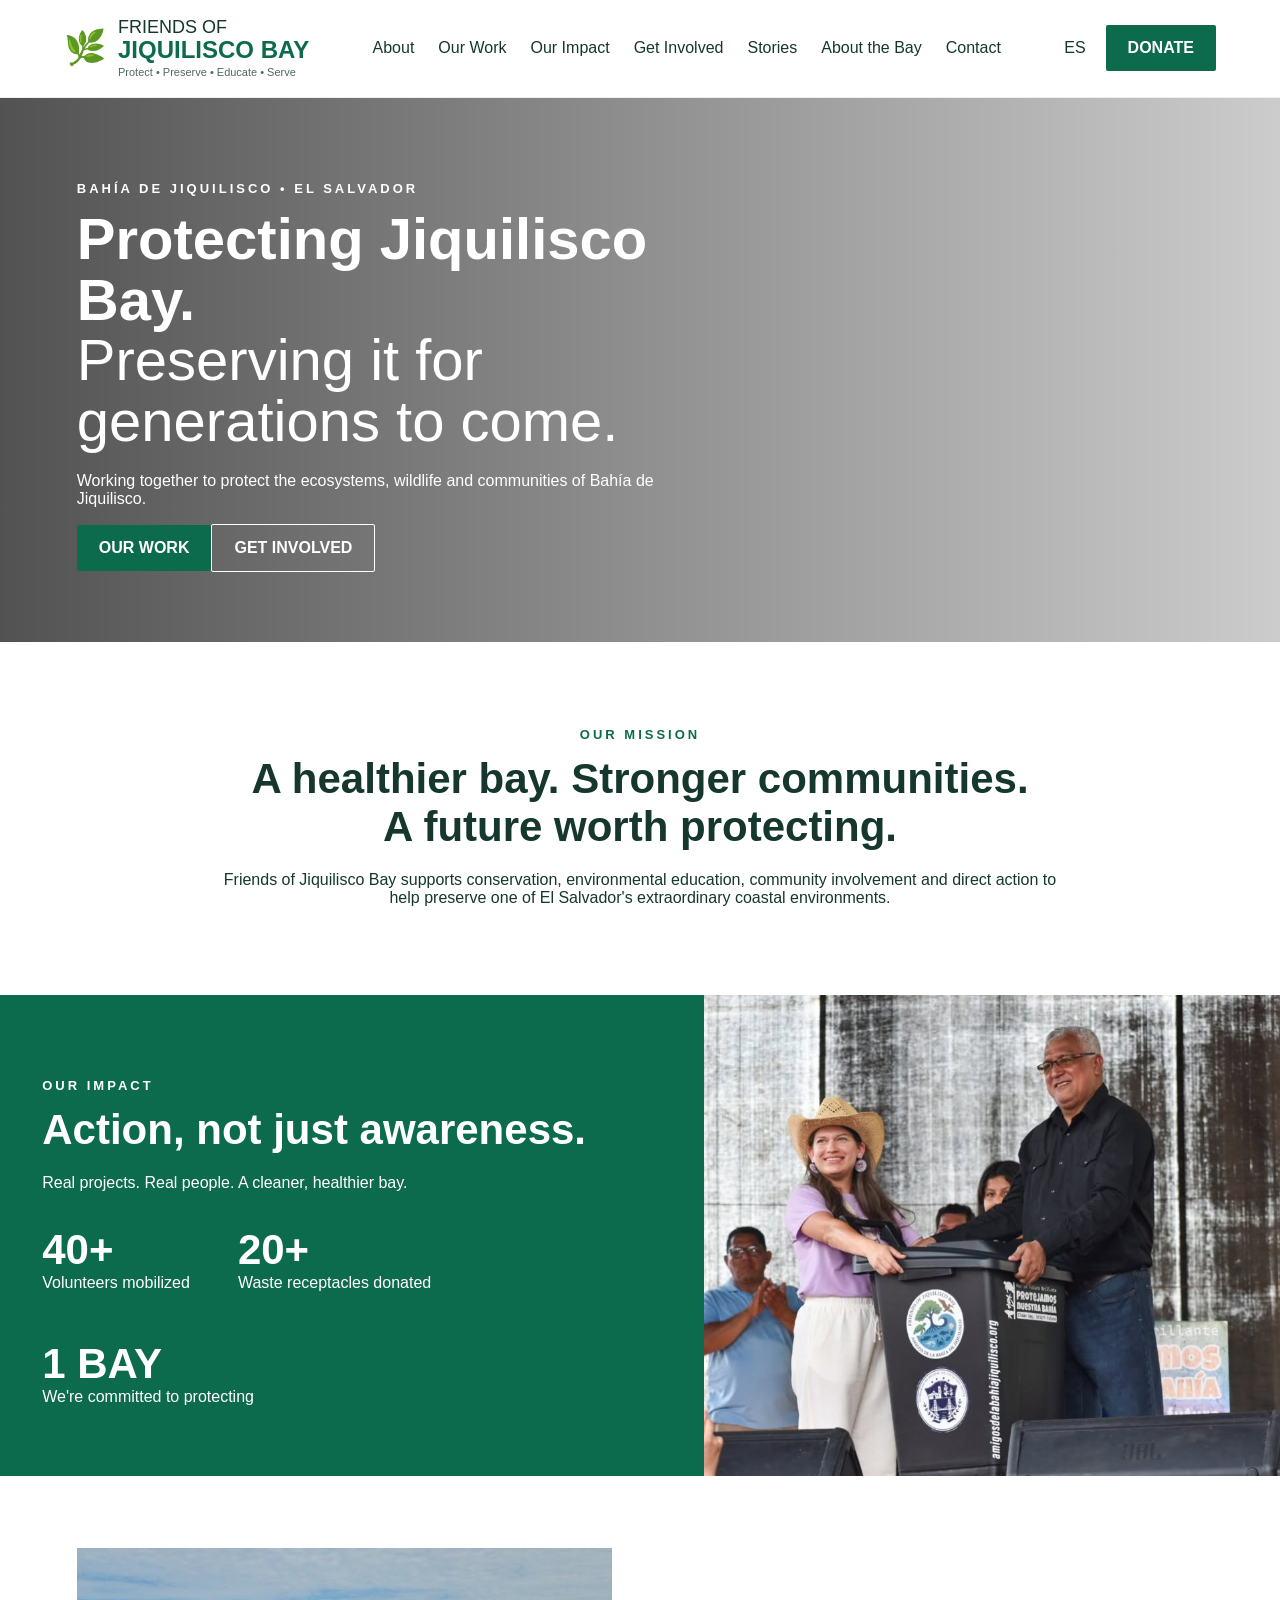
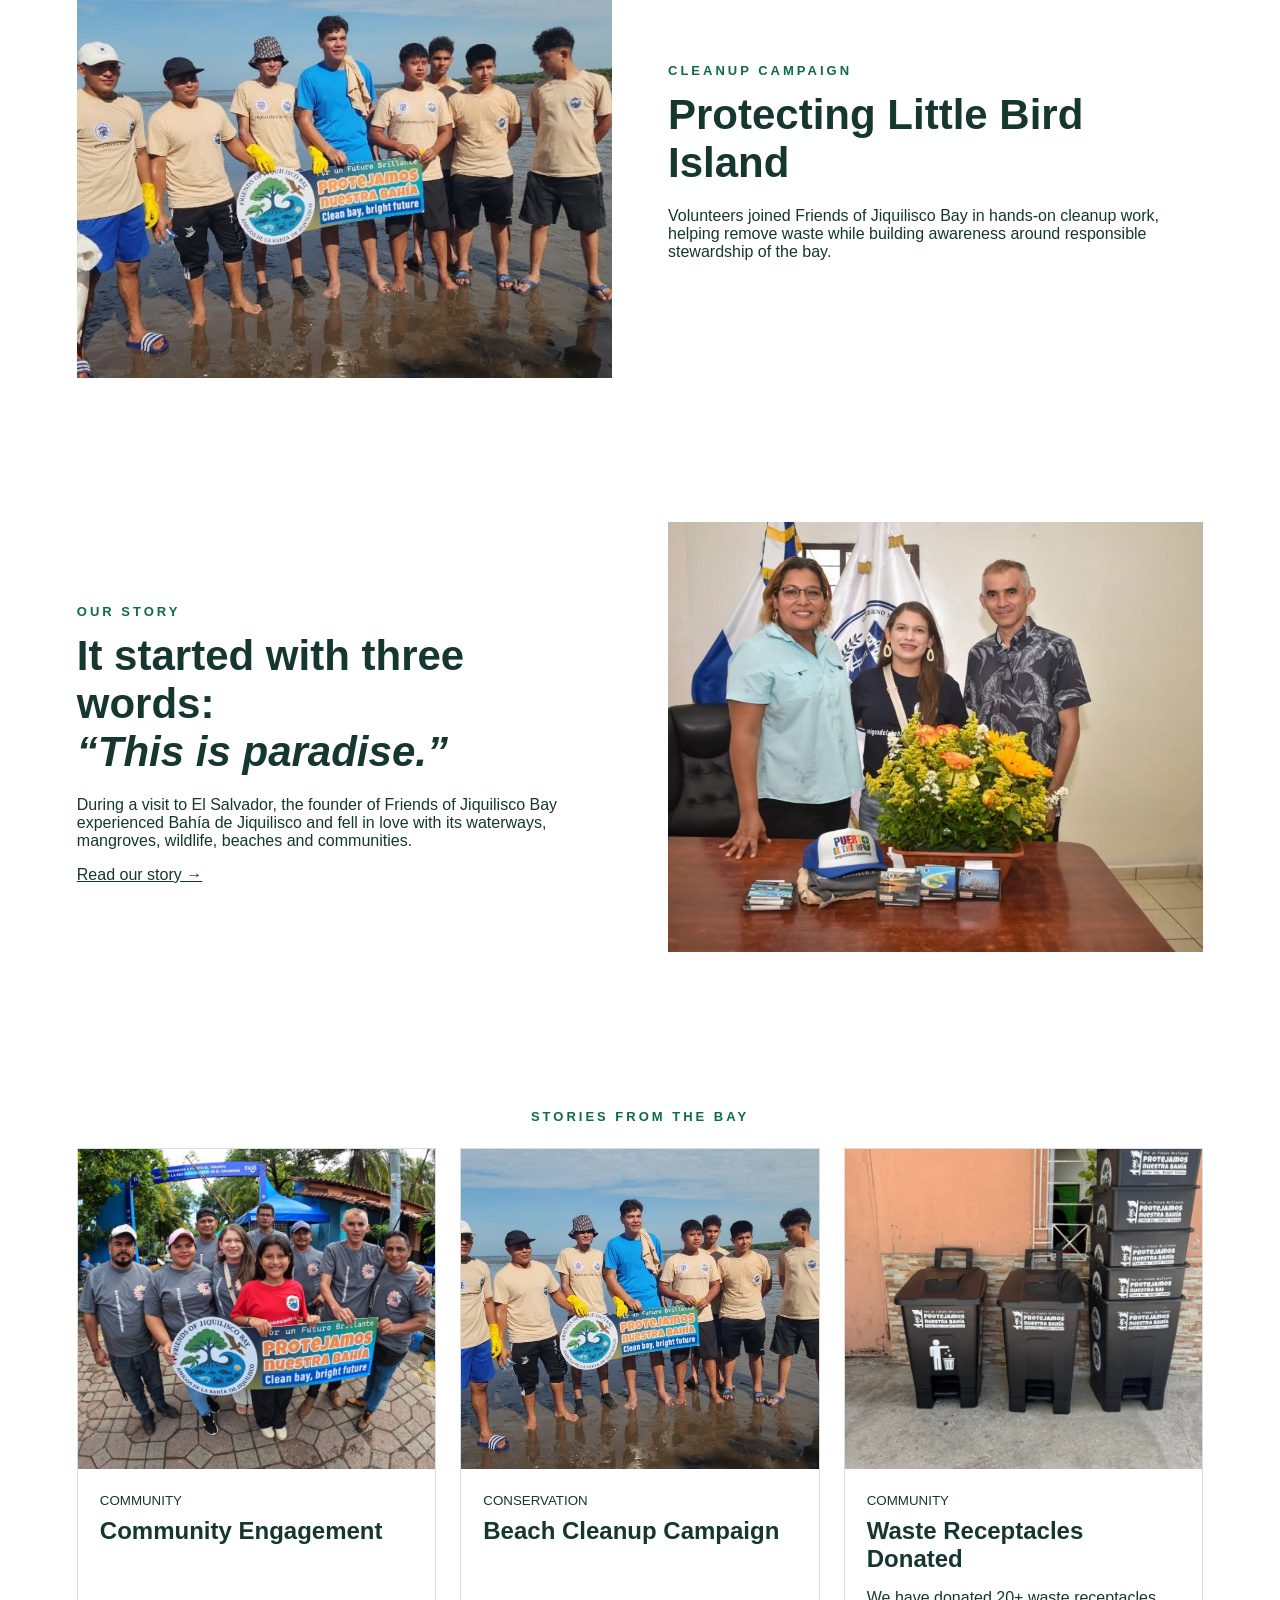
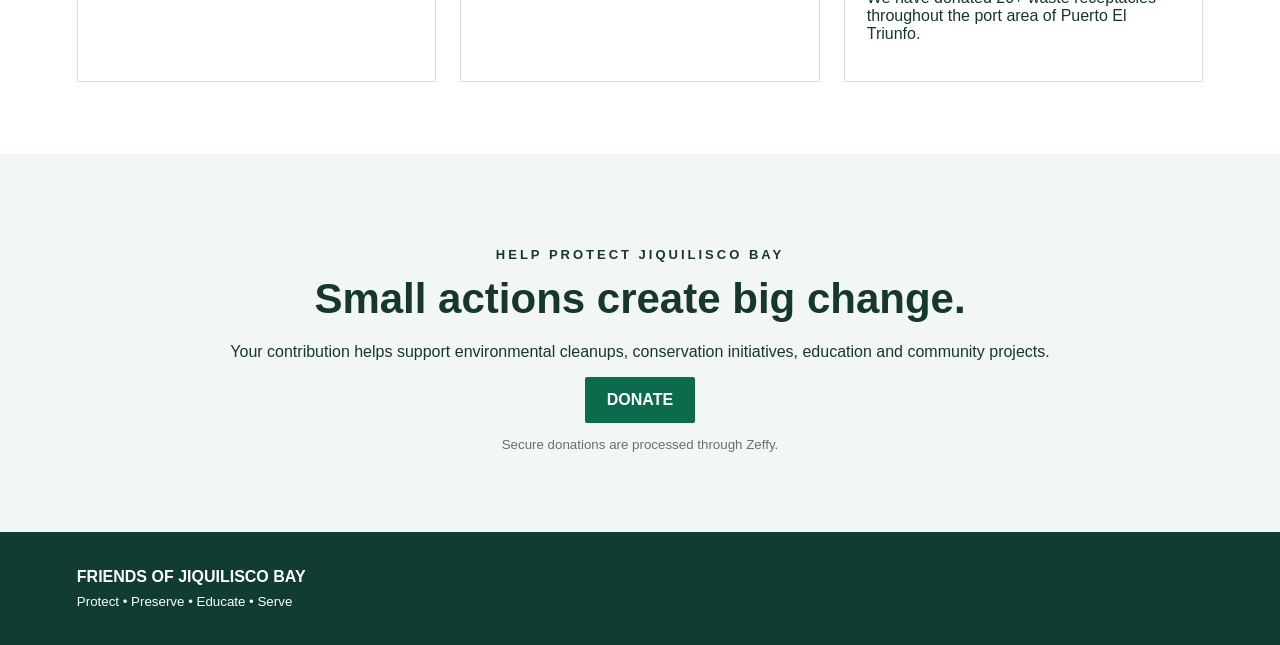
<file: index.html>
<!doctype html><html lang="en"><head><meta charset="utf-8"><meta name="viewport" content="width=device-width,initial-scale=1"><title>Friends of Jiquilisco Bay | Conservation in Usulután, El Salvador</title><meta name="description" content="Environmental nonprofit supporting conservation, mangrove protection, community cleanups and education in Bahía de Jiquilisco, Usulután, El Salvador."><meta name="robots" content="index,follow,max-image-preview:large"><link rel="canonical" href="https://jiquiliscobay.org/"><link rel="stylesheet" href="style.css"></head><body>
<header><a class="brand" href="#home"><span class="mark">🌿</span><span>FRIENDS OF<br><b>JIQUILISCO BAY</b><small>Protect • Preserve • Educate • Serve</small></span></a><nav><a href="#about">About</a><a href="#work">Our Work</a><a href="#impact">Our Impact</a><a href="#involved">Get Involved</a><a href="#stories">Stories</a><a href="jiquilisco-bay.html">About the Bay</a><a href="#contact">Contact</a></nav><div class="actions"><a href="es.html">ES</a><a class="btn" href="https://www.zeffy.com/en-US/donation-form/donate-for-a-positive-impact-in-jiquilisco-bay" target="_blank" rel="noopener">DONATE</a></div></header>
<main id="home"><section class="hero"><div class="shade"></div><div class="hero-content"><p class="eyebrow">BAHÍA DE JIQUILISCO • EL SALVADOR</p><h1>Protecting Jiquilisco Bay.<br><span>Preserving it for generations to come.</span></h1><p>Working together to protect the ecosystems, wildlife and communities of Bahía de Jiquilisco.</p><div><a class="btn" href="#work">OUR WORK</a><a class="btn ghost" href="#involved">GET INVOLVED</a></div></div></section>
<section id="about" class="section intro"><p class="eyebrow green">OUR MISSION</p><h2>A healthier bay. Stronger communities.<br>A future worth protecting.</h2><p>Friends of Jiquilisco Bay supports conservation, environmental education, community involvement and direct action to help preserve one of El Salvador's extraordinary coastal environments.</p></section>
<section id="impact" class="impact"><div class="impact-copy"><p class="eyebrow">OUR IMPACT</p><h2>Action, not just awareness.</h2><p>Real projects. Real people. A cleaner, healthier bay.</p><div class="stats"><div><strong>40+</strong><span>Volunteers mobilized</span></div><div><strong>20+</strong><span>Waste receptacles donated</span></div><div><strong>1 BAY</strong><span>We're committed to protecting</span></div></div></div><img src="bin-handoff.jpg" alt="Friends of Jiquilisco Bay waste receptacle donation"></section>
<section id="work" class="section split"><img src="cleanup.jpg" alt="Friends of Jiquilisco Bay cleanup volunteers"><div><p class="eyebrow green">CLEANUP CAMPAIGN</p><h2>Protecting Little Bird Island</h2><p>Volunteers joined Friends of Jiquilisco Bay in hands-on cleanup work, helping remove waste while building awareness around responsible stewardship of the bay.</p></div></section>
<section class="section story"><div><p class="eyebrow green">OUR STORY</p><h2>It started with three words:<br><em>“This is paradise.”</em></h2><p>During a visit to El Salvador, the founder of Friends of Jiquilisco Bay experienced Bahía de Jiquilisco and fell in love with its waterways, mangroves, wildlife, beaches and communities.</p><a class="textlink" href="our-story.html">Read our story →</a></div><img src="founder.jpg" alt="Founder of Friends of Jiquilisco Bay with local representatives"></section>
<section id="stories" class="section"><p class="eyebrow green center">STORIES FROM THE BAY</p><div class="cards"><article><img src="community.jpg" alt="Friends of Jiquilisco Bay community volunteers"><div><small>COMMUNITY</small><h3>Community Engagement</h3></div></article><article><img src="cleanup.jpg" alt="Little Bird Island cleanup volunteers"><div><small>CONSERVATION</small><h3>Beach Cleanup Campaign</h3></div></article><article><img src="bins.jpg" alt="Waste receptacles donated in Puerto El Triunfo"><div><small>COMMUNITY</small><h3>Waste Receptacles Donated</h3><p>We have donated 20+ waste receptacles throughout the port area of Puerto El Triunfo.</p></div></article></div></section>
<section id="donate" class="donate"><p class="eyebrow">HELP PROTECT JIQUILISCO BAY</p><h2>Small actions create big change.</h2><p>Your contribution helps support environmental cleanups, conservation initiatives, education and community projects.</p><a class="btn" href="https://www.zeffy.com/en-US/donation-form/donate-for-a-positive-impact-in-jiquilisco-bay" target="_blank" rel="noopener">DONATE</a><small>Secure donations are processed through Zeffy.</small></section></main><footer id="contact"><div><b>FRIENDS OF JIQUILISCO BAY</b><small>Protect • Preserve • Educate • Serve</small></div></footer></body></html>
</file>
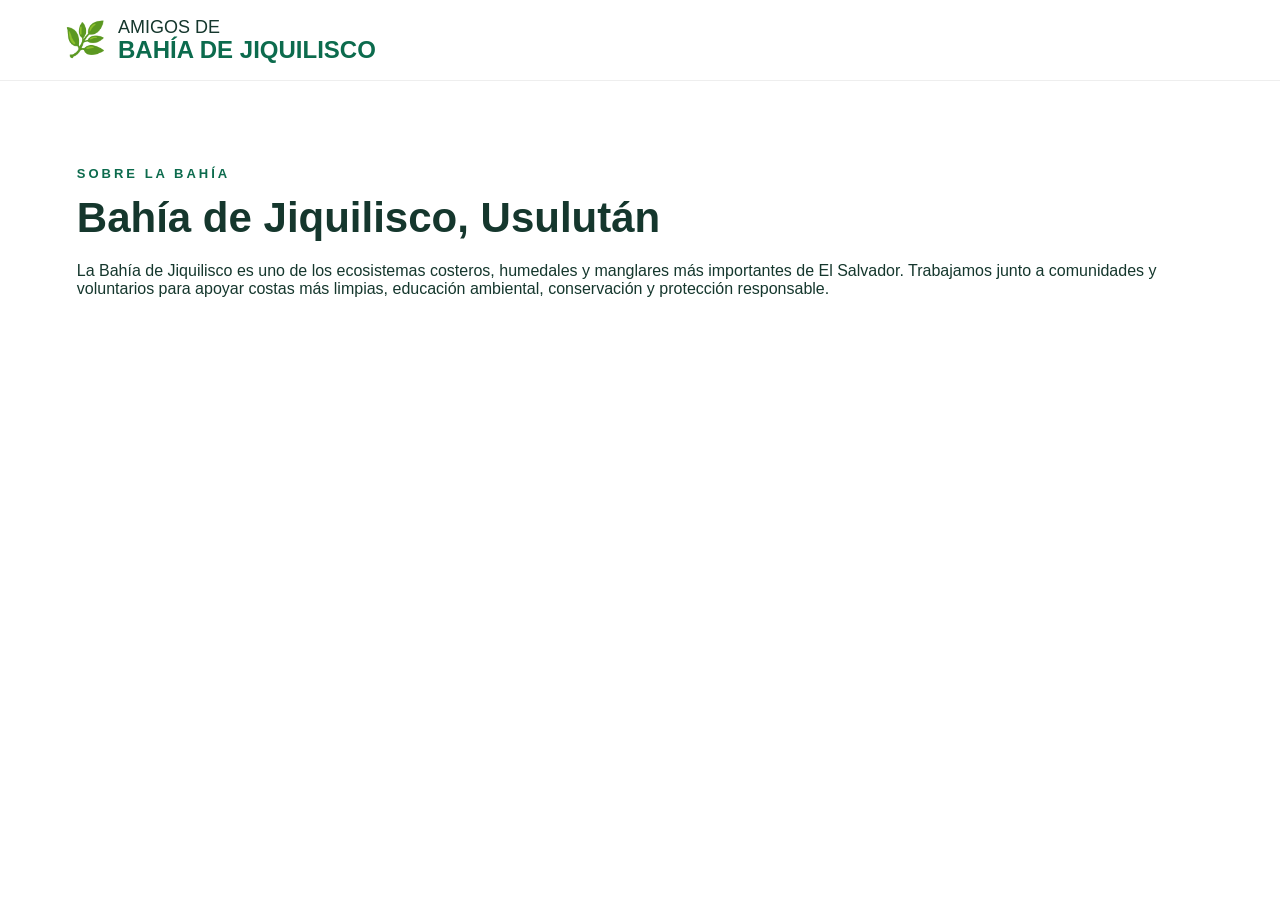
<file: bahia-de-jiquilisco.html>
<!doctype html><html lang="es"><head><meta charset="utf-8"><meta name="viewport" content="width=device-width,initial-scale=1"><title>Bahía de Jiquilisco | Amigos de la Bahía</title><link rel="stylesheet" href="style.css"></head><body><header><a class="brand" href="es.html"><span class="mark">🌿</span><span>AMIGOS DE<br><b>BAHÍA DE JIQUILISCO</b></span></a></header><section class="section"><p class="eyebrow green">SOBRE LA BAHÍA</p><h2>Bahía de Jiquilisco, Usulután</h2><p>La Bahía de Jiquilisco es uno de los ecosistemas costeros, humedales y manglares más importantes de El Salvador. Trabajamos junto a comunidades y voluntarios para apoyar costas más limpias, educación ambiental, conservación y protección responsable.</p></section></body></html>
</file>
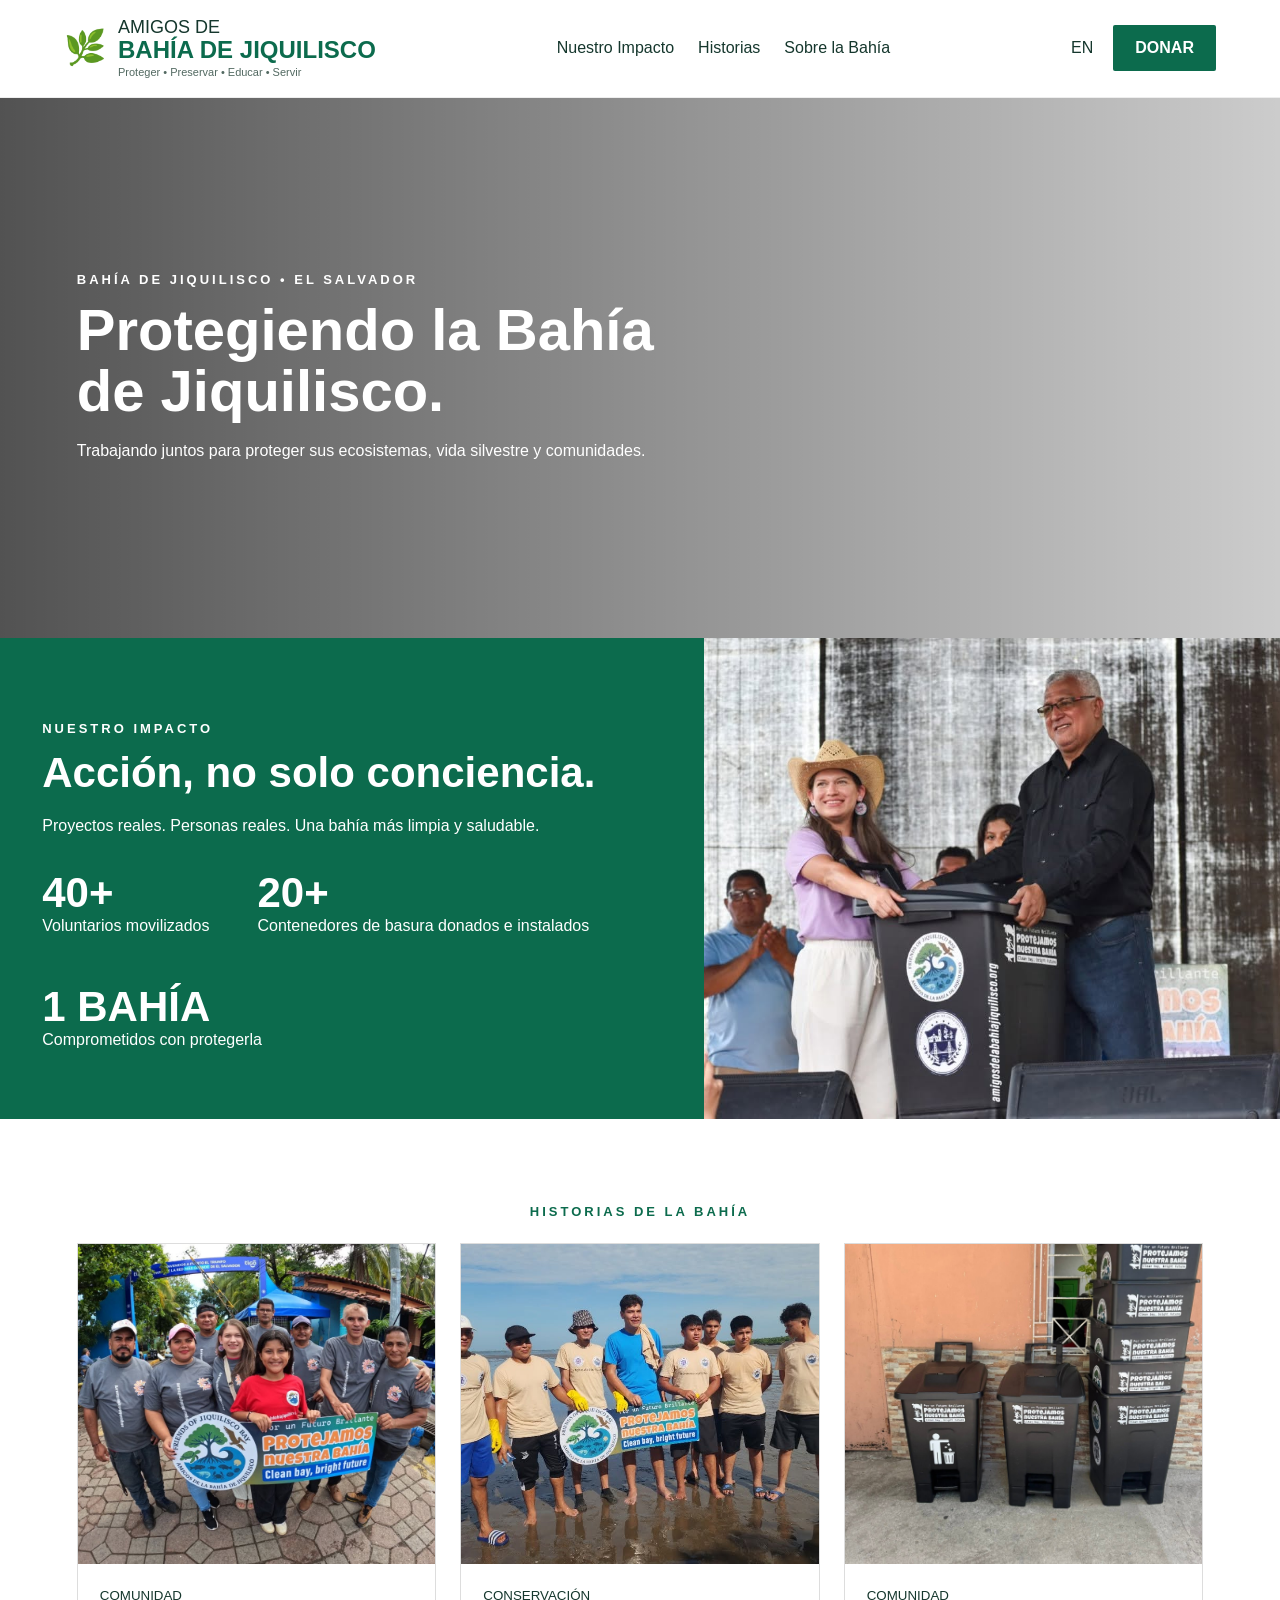
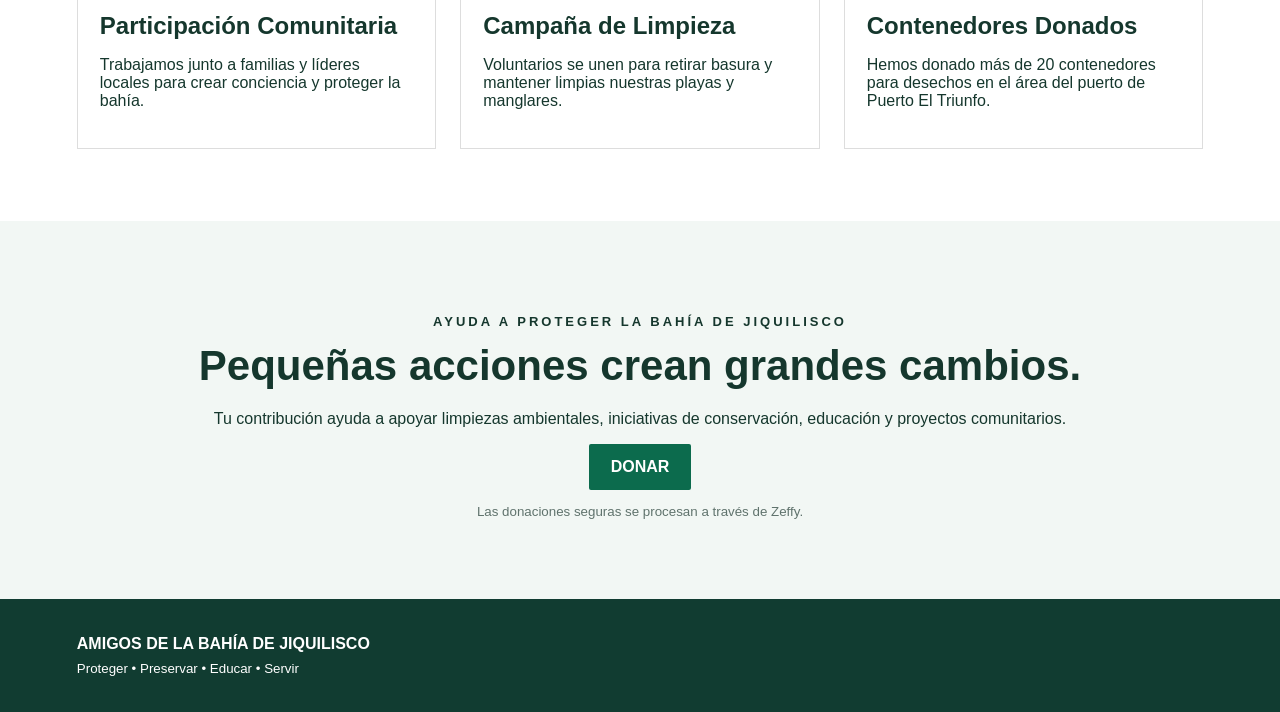
<file: es.html>
<!doctype html><html lang="es"><head><meta charset="utf-8"><meta name="viewport" content="width=device-width,initial-scale=1"><title>Amigos de la Bahía de Jiquilisco</title><meta name="description" content="Organización sin fines de lucro dedicada a la conservación, limpieza, educación ambiental y participación comunitaria en la Bahía de Jiquilisco, Usulután, El Salvador."><link rel="stylesheet" href="style.css"></head><body><header><a class="brand" href="es.html"><span class="mark">🌿</span><span>AMIGOS DE<br><b>BAHÍA DE JIQUILISCO</b><small>Proteger • Preservar • Educar • Servir</small></span></a><nav><a href="#impacto">Nuestro Impacto</a><a href="#historias">Historias</a><a href="bahia-de-jiquilisco.html">Sobre la Bahía</a></nav><div class="actions"><a href="index.html">EN</a><a class="btn" href="https://www.zeffy.com/en-US/donation-form/donate-for-a-positive-impact-in-jiquilisco-bay" target="_blank" rel="noopener">DONAR</a></div></header><main><section class="hero"><div class="shade"></div><div class="hero-content"><p class="eyebrow">BAHÍA DE JIQUILISCO • EL SALVADOR</p><h1>Protegiendo la Bahía de Jiquilisco.</h1><p>Trabajando juntos para proteger sus ecosistemas, vida silvestre y comunidades.</p></div></section><section id="impacto" class="impact"><div class="impact-copy"><p class="eyebrow">NUESTRO IMPACTO</p><h2>Acción, no solo conciencia.</h2><p>Proyectos reales. Personas reales. Una bahía más limpia y saludable.</p><div class="stats"><div><strong>40+</strong><span>Voluntarios movilizados</span></div><div><strong>20+</strong><span>Contenedores de basura donados e instalados</span></div><div><strong>1 BAHÍA</strong><span>Comprometidos con protegerla</span></div></div></div><img src="bin-handoff.jpg" alt="Donación de contenedores de basura por Amigos de la Bahía de Jiquilisco"></section><section id="historias" class="section"><p class="eyebrow green center">HISTORIAS DE LA BAHÍA</p><div class="cards"><article><img src="community.jpg" alt="Participación comunitaria en la Bahía de Jiquilisco"><div><small>COMUNIDAD</small><h3>Participación Comunitaria</h3><p>Trabajamos junto a familias y líderes locales para crear conciencia y proteger la bahía.</p></div></article><article><img src="cleanup.jpg" alt="Campaña de limpieza en la Bahía de Jiquilisco"><div><small>CONSERVACIÓN</small><h3>Campaña de Limpieza</h3><p>Voluntarios se unen para retirar basura y mantener limpias nuestras playas y manglares.</p></div></article><article><img src="bins.jpg" alt="Contenedores donados en Puerto El Triunfo"><div><small>COMUNIDAD</small><h3>Contenedores Donados</h3><p>Hemos donado más de 20 contenedores para desechos en el área del puerto de Puerto El Triunfo.</p></div></article></div></section><section class="donate"><p class="eyebrow">AYUDA A PROTEGER LA BAHÍA DE JIQUILISCO</p><h2>Pequeñas acciones crean grandes cambios.</h2><p>Tu contribución ayuda a apoyar limpiezas ambientales, iniciativas de conservación, educación y proyectos comunitarios.</p><a class="btn" href="https://www.zeffy.com/en-US/donation-form/donate-for-a-positive-impact-in-jiquilisco-bay" target="_blank" rel="noopener">DONAR</a><small>Las donaciones seguras se procesan a través de Zeffy.</small></section></main><footer><div><b>AMIGOS DE LA BAHÍA DE JIQUILISCO</b><small>Proteger • Preservar • Educar • Servir</small></div></footer></body></html>
</file>
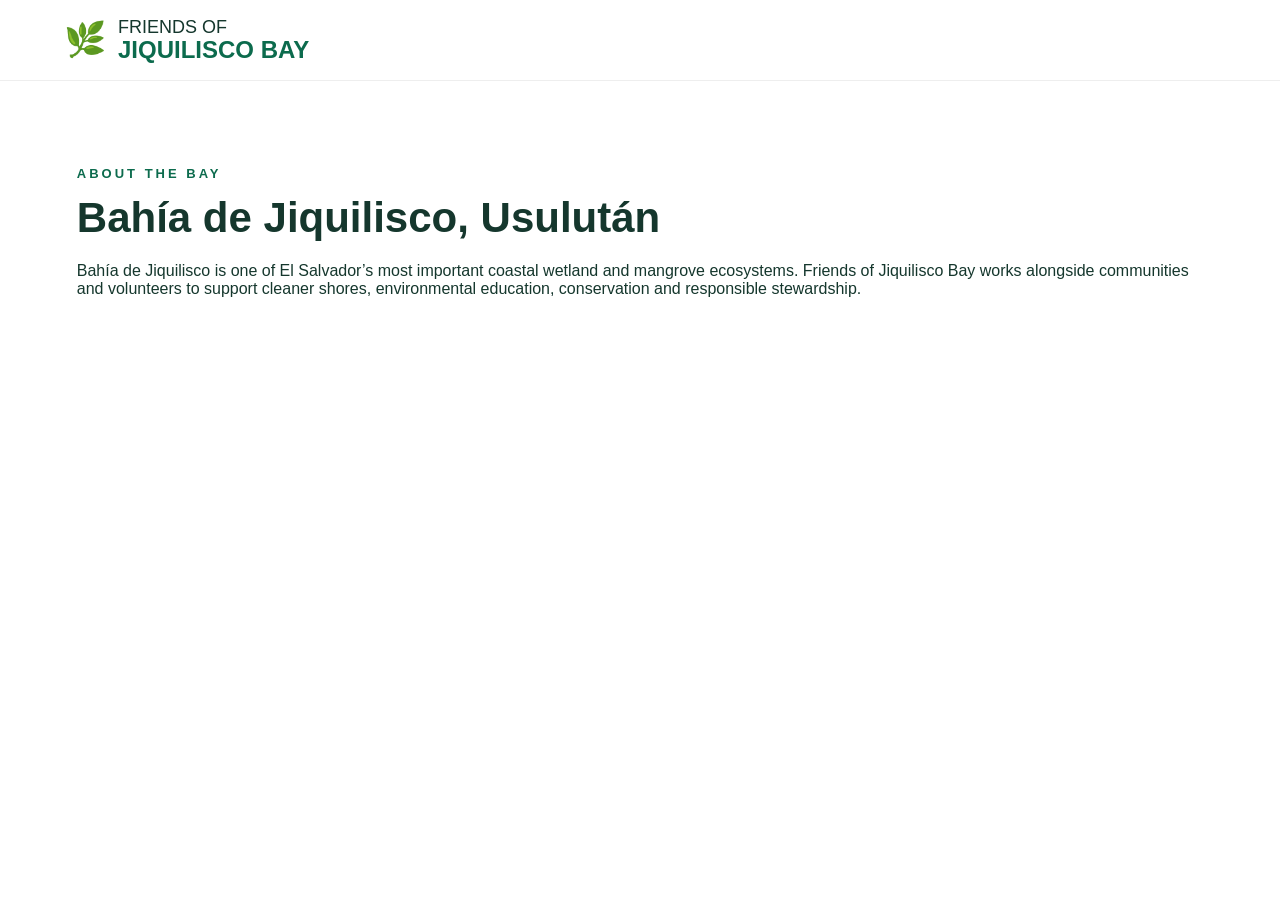
<file: jiquilisco-bay.html>
<!doctype html><html><head><meta charset="utf-8"><meta name="viewport" content="width=device-width,initial-scale=1"><title>Jiquilisco Bay | Friends of Jiquilisco Bay</title><link rel="stylesheet" href="style.css"></head><body><header><a class="brand" href="index.html"><span class="mark">🌿</span><span>FRIENDS OF<br><b>JIQUILISCO BAY</b></span></a></header><section class="section"><p class="eyebrow green">ABOUT THE BAY</p><h2>Bahía de Jiquilisco, Usulután</h2><p>Bahía de Jiquilisco is one of El Salvador’s most important coastal wetland and mangrove ecosystems. Friends of Jiquilisco Bay works alongside communities and volunteers to support cleaner shores, environmental education, conservation and responsible stewardship.</p></section></body></html>
</file>
<file: style.css>
*{box-sizing:border-box}body{margin:0;font-family:Arial,Helvetica,sans-serif;color:#15372d;background:#fff}a{color:inherit}header{display:flex;align-items:center;justify-content:space-between;padding:18px 5%;gap:24px;border-bottom:1px solid #eee;background:#fff;position:sticky;top:0;z-index:10}.brand{display:flex;align-items:center;gap:12px;text-decoration:none;font-size:18px;line-height:1.05}.mark{font-size:34px}.brand b{font-size:24px;color:#0c6b4d}.brand small{display:block;font-size:11px;margin-top:5px;color:#526961}nav{display:flex;gap:24px;flex-wrap:wrap}nav a,.actions a{text-decoration:none}.actions{display:flex;align-items:center;gap:20px}.btn{display:inline-block;padding:14px 22px;background:#0c6b4d;color:white;text-decoration:none;font-weight:700;border-radius:2px}.ghost{background:transparent;border:1px solid white}.hero{min-height:540px;background:url('https://raw.githubusercontent.com/oscarcruzmel/friends-of-jiquilisco-bay/main/cleanup.jpg') center/cover no-repeat;position:relative;color:#fff;display:flex;align-items:center}.shade{position:absolute;inset:0;background:linear-gradient(90deg,rgba(0,0,0,.68),rgba(0,0,0,.2))}.hero-content{position:relative;z-index:1;max-width:760px;padding:70px 6%}.hero h1{font-size:58px;line-height:1.05;margin:10px 0 20px}.hero h1 span{font-weight:400}.eyebrow{font-weight:800;letter-spacing:3px;font-size:13px}.green{color:#0c6b4d}.section{padding:72px 6%;max-width:1500px;margin:auto}.intro{text-align:center;max-width:1000px}.section h2,.impact h2,.donate h2{font-size:42px;margin:12px 0 20px}.impact{background:#0c6b4d;color:white;display:grid;grid-template-columns:1.1fr .9fr;align-items:stretch}.impact-copy{padding:70px 6%}.impact>img{width:100%;height:100%;object-fit:cover;min-height:420px}.stats{display:flex;gap:48px;margin-top:34px;flex-wrap:wrap}.stats div{display:flex;flex-direction:column}.stats strong{font-size:42px}.split,.story{display:grid;grid-template-columns:1fr 1fr;gap:56px;align-items:center}.split img,.story img{width:100%;height:430px;object-fit:cover}.center{text-align:center}.cards{display:grid;grid-template-columns:repeat(3,1fr);gap:24px;margin-top:24px}.cards article{border:1px solid #ddd;background:#fff}.cards img{width:100%;height:320px;object-fit:cover;display:block}.cards article div{padding:22px}.cards h3{font-size:24px;margin:8px 0}.donate{text-align:center;padding:80px 6%;background:#f2f7f4}.donate small{display:block;margin-top:14px;color:#60736d}footer{padding:36px 6%;background:#113c31;color:#fff}footer small{display:block;margin-top:8px}@media(max-width:900px){header{flex-wrap:wrap}nav{order:3;width:100%;gap:14px}.hero h1{font-size:40px}.impact,.split,.story{grid-template-columns:1fr}.cards{grid-template-columns:1fr}.cards img{height:auto}.impact>img{min-height:300px}.stats{gap:24px}}
</file>
